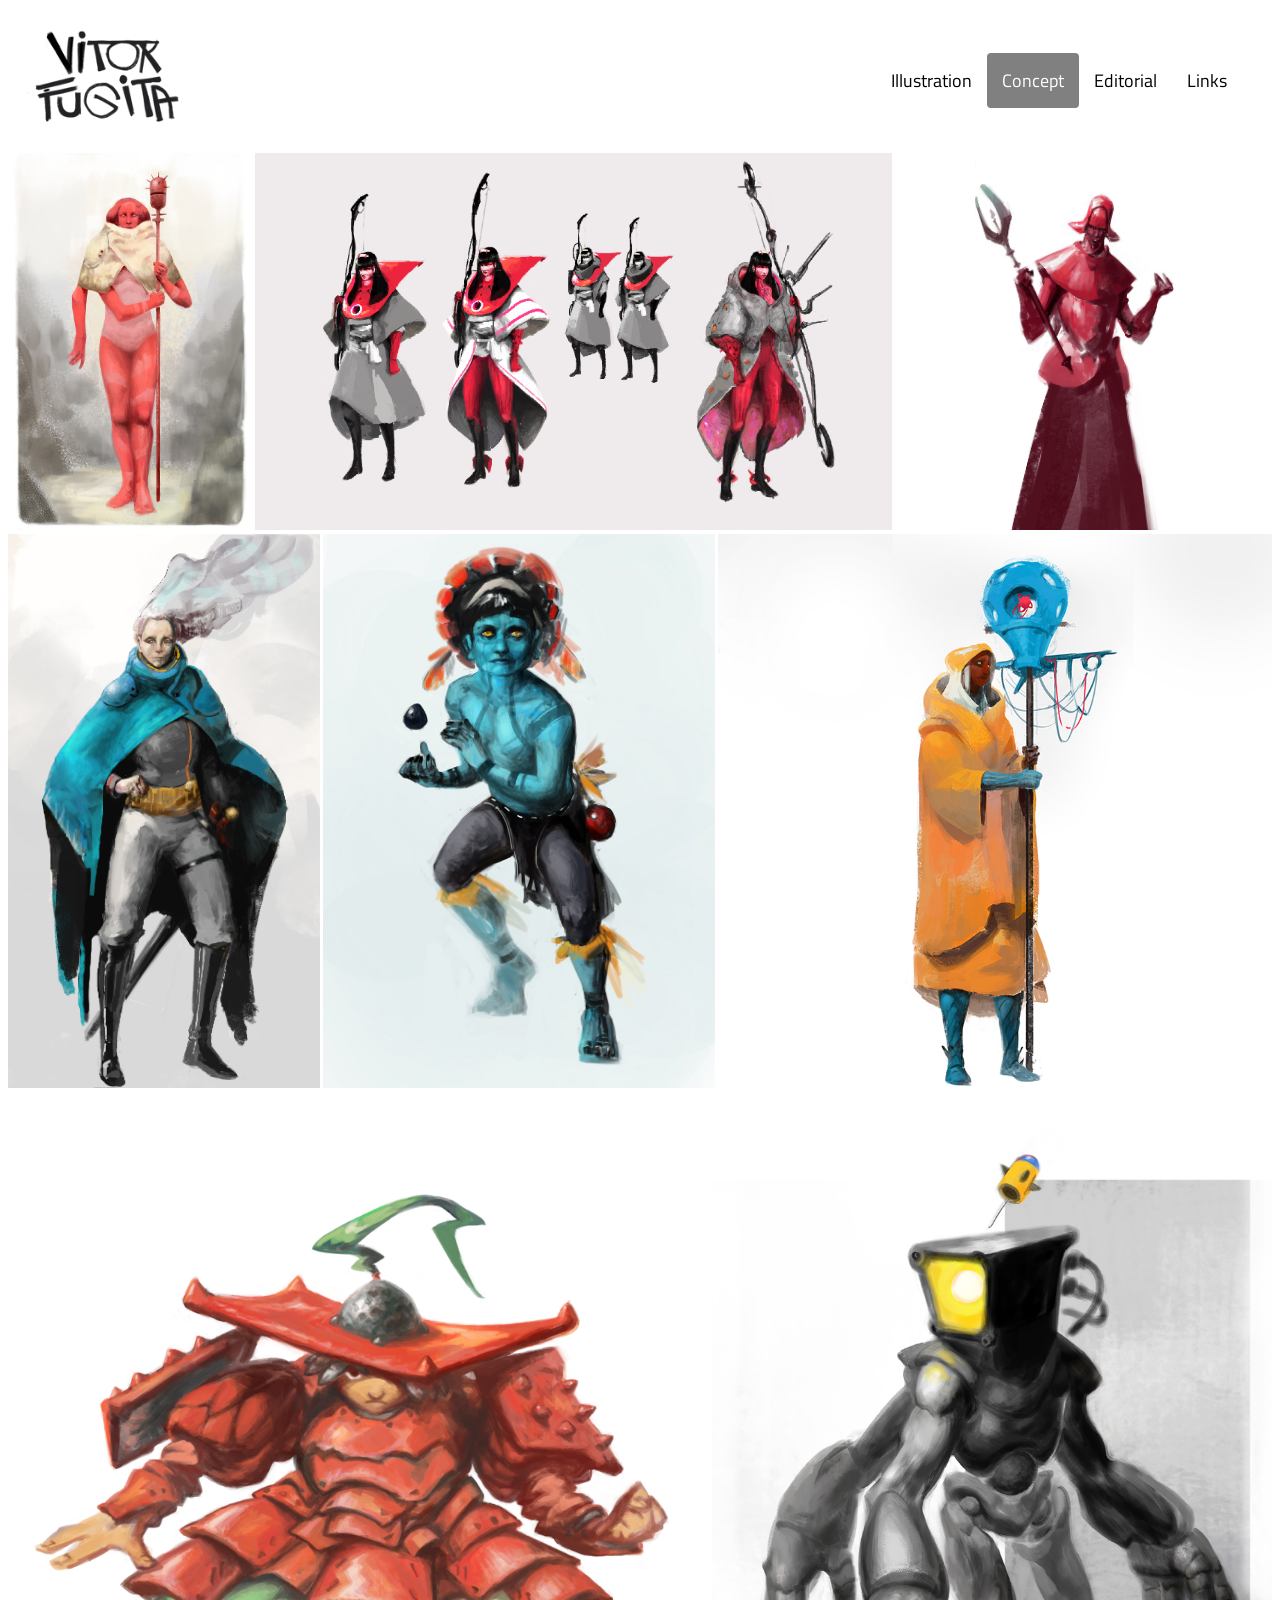
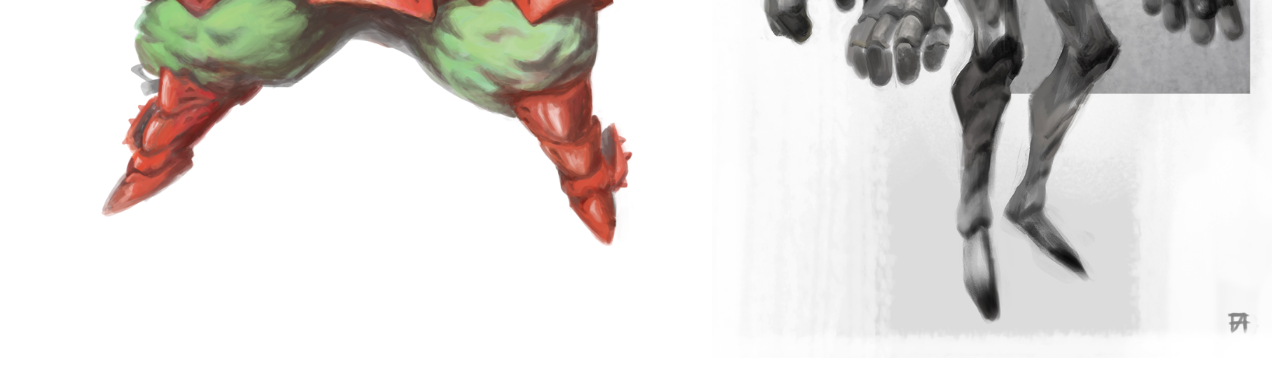
<file: index2_concept.html>
<!DOCTYPE html>
<html>
<head>
<title>Vitor Fugita</title>
<meta name="viewport" content="width=device-width, initial-scale=1">
<style>
@font-face {
  font-family: "TitilliumWeb";
  src: url("fonte/TitilliumWeb-Regular.ttf");
}
.background-color { 
	color: grey;
}
.logo {
        max-width: 170px;
	float: left;
      }

.header {
  font-family: "TitilliumWeb";
  overflow: hidden;
  background-color: ##d3d3d3;
  padding: 10px 10px;
  
}

.header a {
  font-family: "TitilliumWeb";
  float: left;
  color: white;
  text-align: center;
  padding: 15px;
  text-decoration: none;
  color: black;
  font-size: 18px;
  line-height: 25px;
  border-radius: 4px;
}



.header a:hover {
  background-color: #ddd;
  color: black;
}

.header a.active {
  background-color: grey;
  color: white;
}

.header-right {
  float: right;
  padding: 35px 20px;
}


</style>
</head>
<body>
<div class="header">
  <img src="imagens/logo.png" class="logo">
  <div class="header-right">
    <a href="./index.html">Illustration</a>
    <a class="active" href="./index2.html">Concept</a>
    <a href="./edit.html">Editorial</a>
    <a href="./links.html">Links</a>
  </div>
</div>

<div class="mosaic-gallery">
    </a><a href="imagens/Concept/Yotera.jpg">
        <img src="imagens/Concept/Yotera.jpg" alt="08" loading="lazy" />
    </a><a href="imagens/Concept/Artems_sheet.jpg">
        <img src="imagens/Concept/Artems_sheet.jpg" alt="09" loading="lazy" />
    </a><a href="imagens/Concept/Clamor.jpg">
        <img src="imagens/Concept/Clamor.jpg" alt="10" loading="lazy" />
    </a><a href="imagens/Concept/Corsario.jpg">
        <img src="imagens/Concept/Corsario.jpg" alt="11" loading="lazy" />
    </a><a href="imagens/Concept/Yolu.jpg">
        <img src="imagens/Concept/Yolu.jpg" alt="12" loading="lazy" />
    </a><a href="imagens/Concept/Tecelã.png">
        <img src="imagens/Concept/Tecelã.png" alt="13" loading="lazy" />
    </a><a href="imagens/Concept/Murailha.png">
        <img src="imagens/Concept/Murailha.png" alt="17" loading="lazy" />
    </a></a><a href="imagens/Concept/Branto.jpg">
        <img src="imagens/Concept/Branto.jpg" alt="18" loading="lazy" />
    </a>
</div>

<script src="./mosaic.js"></script>

<link rel="stylesheet" href="./lightbox.css" />
<script src="./lightbox.js"></script>

</body>
</html>
</file>
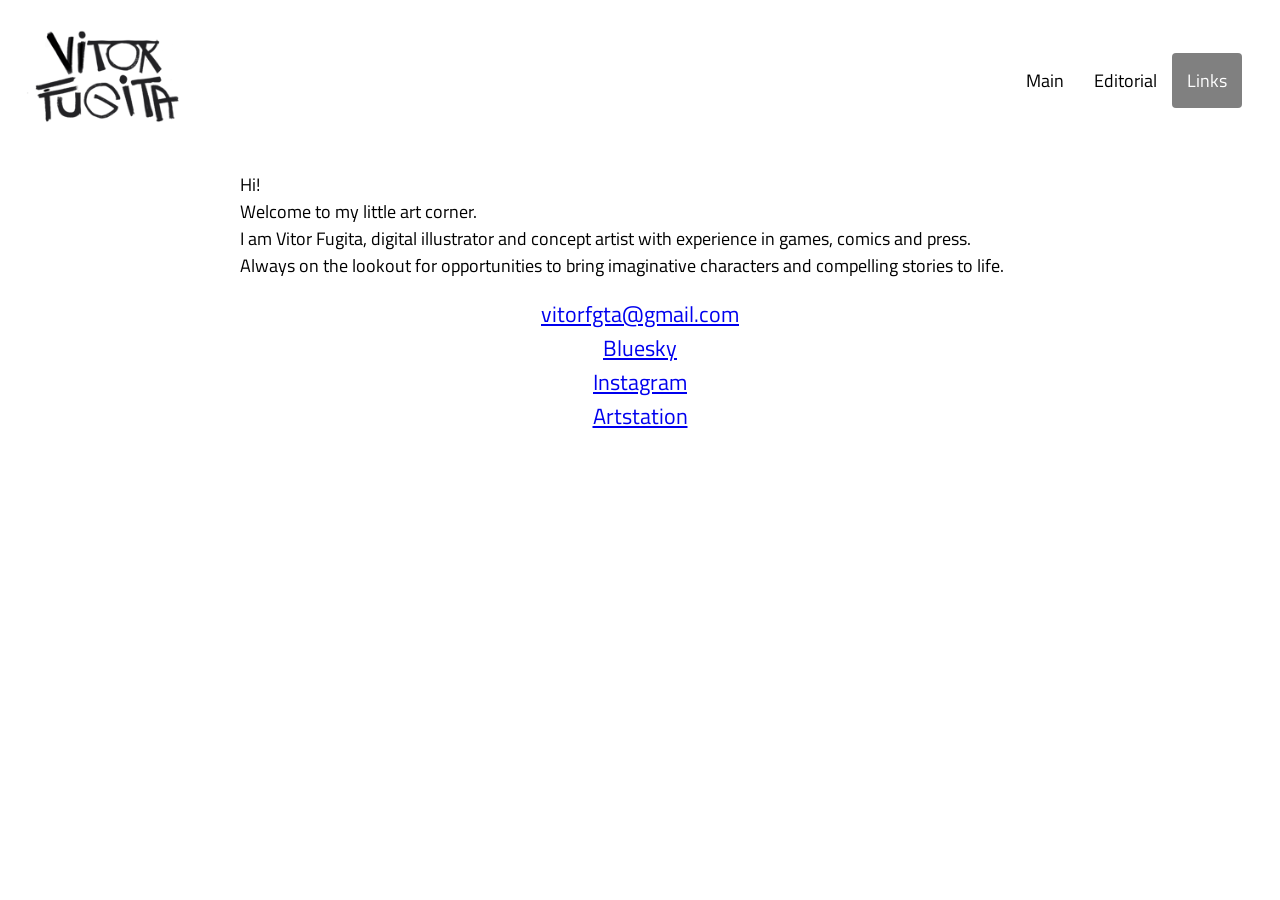
<file: links.html>
<!DOCTYPE html>
<html>
<head>
<title>Vitor Fugita bio</title>
<meta name="viewport" content="width=device-width, initial-scale=1">
<style>

@font-face {
  font-family: "TitilliumWeb";
  src: url("fonte/TitilliumWeb-Regular.ttf");
}

a {
  font-family: "TitilliumWeb";
  font-size: 22px;
  text-align: center;
}
p {
  font-family: "TitilliumWeb";
  font-size: 18px;
  text-align: left;
}

.container {
    display: block;
    margin-left: auto;
    margin-right: auto;
    max-width: 800px;
    text-align: center;
}

.logo {
        max-width: 170px;
	float: left;
}

.header {
  font-family: "TitilliumWeb";
  overflow: hidden;
  background-color: ##d3d3d3;
  padding: 10px 10px;
  
}

.header a {
  font-family: "TitilliumWeb";
  float: left;
  color: white;
  text-align: center;
  padding: 15px;
  text-decoration: none;
  color: black;
  font-size: 18px;
  line-height: 25px;
  border-radius: 4px;
}



.header a:hover {
  background-color: #ddd;
  color: black;
}

.header a.active {
  background-color: grey;
  color: white;
}

.header-right {
  float: right;
  padding: 35px 20px;
}


img {
  display: block;
  margin-left: auto;
  margin-right: auto;
  max-width: 100%;
  max-height: 100%;
}

</style>
</head>
<body>

<div class="header">
  <img src="imagens/logo.png" class="logo">
  <div class="header-right">
    <a href="./index.html">Main</a>
    <a href="./edit.html">Editorial</a>
    <a class="active" href="./links.html">Links</a>
  </div>
</div>

<div class="container">
<p> 
Hi!<br> Welcome to my little art corner.<br>I am Vitor Fugita, digital illustrator and concept artist with experience in games, comics and press.<br>Always on the lookout for opportunities to bring imaginative characters and compelling stories to life.</p>
<a href="mailto: vitorfgta@gmail.com">vitorfgta@gmail.com</a><br>
<a href="https://bsky.app/profile/vfugita.bsky.social">Bluesky</a><br>
<a href="https://www.instagram.com/fuugita/">Instagram</a><br>
<a href="https://www.artstation.com/fuugita">Artstation</a>
</div>   
</body>
</html>
</file>
